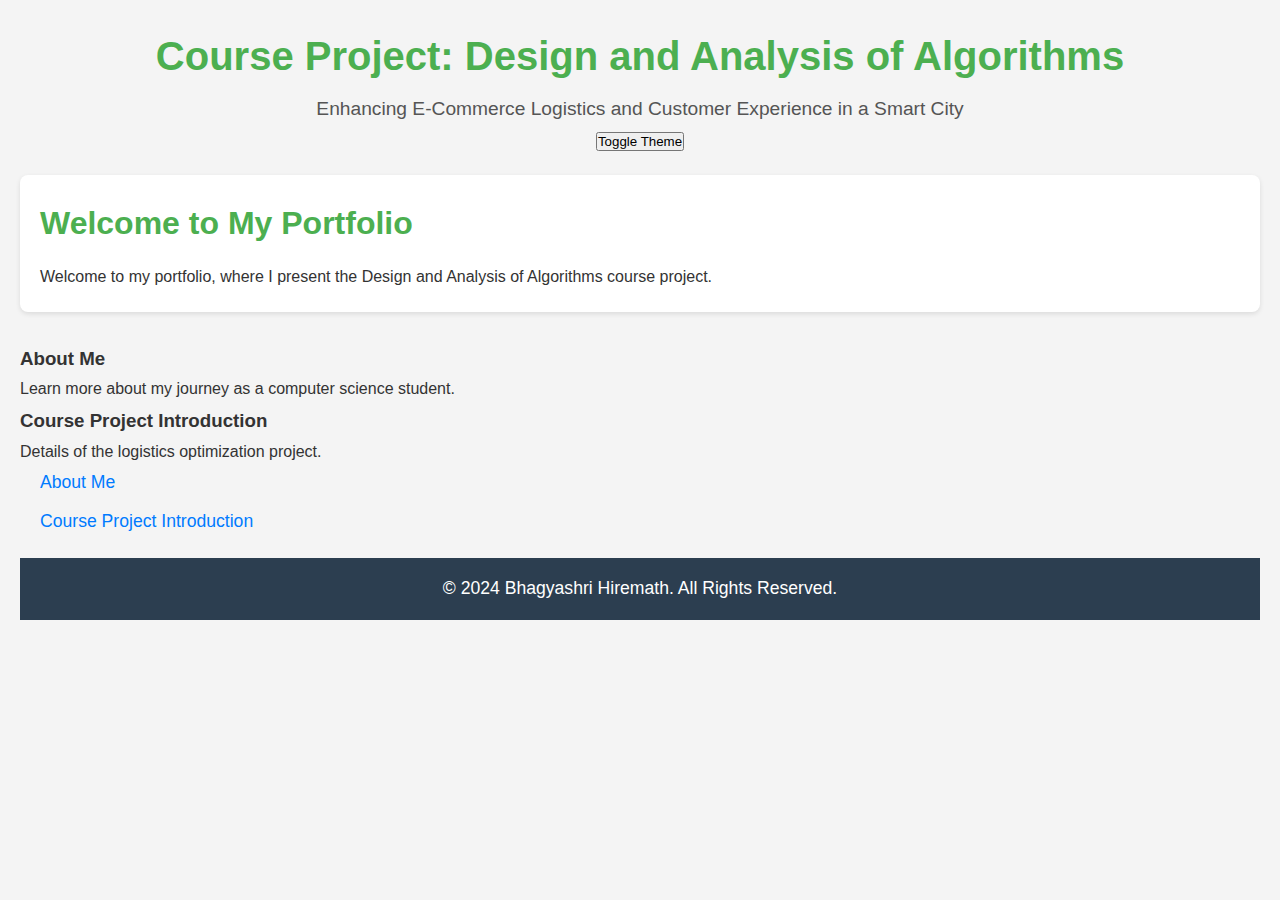
<file: Index.html>
<!DOCTYPE html>
<html lang="en">
<head>
    <meta charset="UTF-8">
    <meta name="viewport" content="width=device-width, initial-scale=1.0">
    <title>Course Project - Design and Analysis of Algorithms</title>
    <link rel="stylesheet" href="styles.css">
</head>
<body>
    <header>
        <div class="container">
            <h1>Course Project: Design and Analysis of Algorithms</h1>
            <p>Enhancing E-Commerce Logistics and Customer Experience in a Smart City</p>
            <button id="theme-toggle">Toggle Theme</button>
        </div>
    </header>

    <main>
        <!-- Content Sections -->
        <section class="welcome-section">
            <h2>Welcome to My Portfolio</h2>
            <p>Welcome to my portfolio, where I present the Design and Analysis of Algorithms course project.</p>
        </section>

        <div class="floating-container">
            <div class="floating-block">
                <h3>About Me</h3>
                <p>Learn more about my journey as a computer science student.</p>
            </div>
            <div class="floating-block">
                <h3>Course Project Introduction</h3>
                <p>Details of the logistics optimization project.</p>
            </div>
        </div>

        <nav class="navigation">
            <ul>
                <li><a href="about-me.md">About Me</a></li>
                <li><a href="course-project-introduction.md">Course Project Introduction</a></li>
            </ul>
        </nav>
    </main>

    <footer>
        <p>&copy; 2024 Bhagyashri Hiremath. All Rights Reserved.</p>
    </footer>

    <script>
        // Get the theme toggle button and apply the theme based on saved preference
        const themeToggleButton = document.getElementById('theme-toggle');
        const currentTheme = localStorage.getItem('theme') || 'light';
        document.body.setAttribute('data-theme', currentTheme);

        // Toggle between light and dark themes when the button is clicked
        themeToggleButton.addEventListener('click', () => {
            const newTheme = document.body.getAttribute('data-theme') === 'dark' ? 'light' : 'dark';
            document.body.setAttribute('data-theme', newTheme);
            localStorage.setItem('theme', newTheme); // Save the preference
        });
    </script>
</body>
</html>
</file>
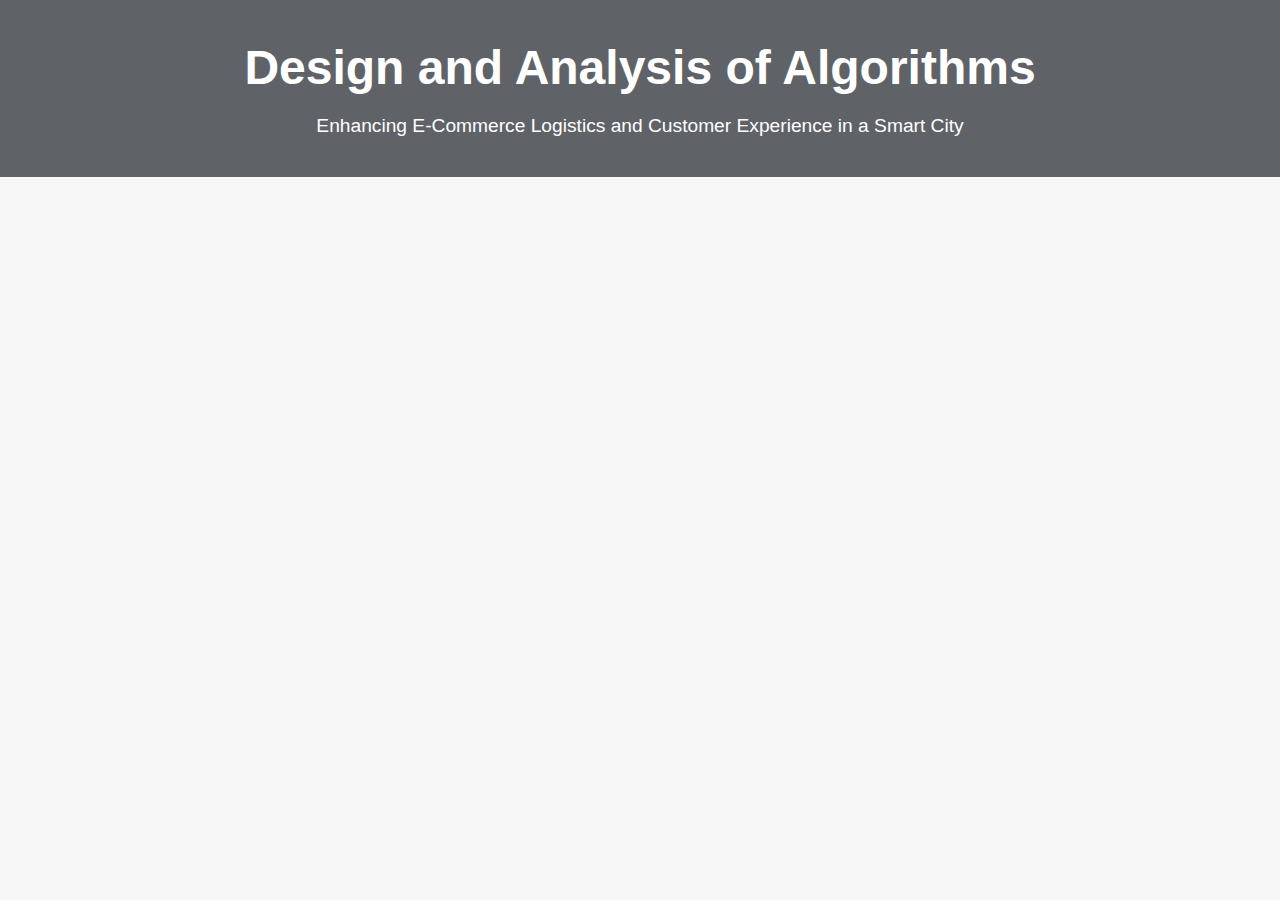
<file: index.html>
<!DOCTYPE html>
<html lang="en">
<head>
    <meta charset="UTF-8">
    <meta name="viewport" content="width=device-width, initial-scale=1.0">
    <title>Course Project - Design and Analysis of Algorithms</title>
    <style>
        /* Global Styles */
        body {
            font-family: Arial, sans-serif;
            margin: 0;
            padding: 0;
            background-color: #f7f7f7; /* Lighter background color */
            color: #333;
            animation: fadeIn 2s ease-in-out;
        }

        h1, h2, h3, p {
            margin: 0;
            padding: 10px 0;
        }

        a {
            color: #007acc; /* Lighter blue */
            text-decoration: none;
            transition: color 0.3s ease;
        }

        a:hover {
            color: #ff7043; /* Soft orange */
        }

        /* Header Styles */
        header {
            background-color: #5f6368; /* Lighter dark gray */
            color: white;
            text-align: center;
            padding: 30px;
            animation: slideIn 1s ease-out;
        }

        h1 {
            font-size: 3rem;
            animation: fadeInHeader 2s ease-in-out;
        }

        p {
            font-size: 1.2rem;
            animation: fadeInParagraph 2.5s ease-in-out;
        }

        /* Welcome Section */
        .welcome-section {
            padding: 30px;
            background-color: #ffffff;
            margin: 20px 0;
            border-radius: 8px;
            opacity: 0;
            animation: slideUp 1s ease-out forwards;
            animation-delay: 1s;
        }

        /* Floating Blocks */
        .floating-container {
            display: flex;
            justify-content: space-between;
            gap: 20px;
            margin-top: 30px;
            opacity: 0;
            animation: fadeInBlocks 2s ease-in-out forwards;
        }

        .floating-block {
            background-color: #f1f1f1; /* Lighter gray */
            padding: 20px;
            border-radius: 8px;
            box-shadow: 0 4px 8px rgba(0, 0, 0, 0.1);
            width: 22%;
            text-align: center;
            color: #333;
            transition: background-color 0.3s ease;
            opacity: 0;
            animation: floatUp 1s ease-out forwards;
        }

        .floating-block:hover {
            background-color: #ff7043; /* Soft orange */
        }

        .floating-block:nth-child(1) {
            animation-delay: 1.5s;
            background-color: #a3c4f3; /* Light blue */
        }

        .floating-block:nth-child(2) {
            animation-delay: 2s;
            background-color: #ffccbc; /* Light coral */
        }

        .floating-block:nth-child(3) {
            animation-delay: 2.5s;
            background-color: #b2ebf2; /* Light turquoise */
        }

        .floating-block:nth-child(4) {
            animation-delay: 3s;
            background-color: #fff59d; /* Light yellow */
        }

        /* Contact Section */
        .contact {
            padding: 30px;
            background-color: #ffffff;
            margin: 20px 0;
            border-radius: 8px;
            opacity: 0;
            animation: slideUp 1s ease-out forwards;
            animation-delay: 3.5s;
        }

        /* Footer */
        footer {
            text-align: center;
            padding: 10px;
            background-color: #5f6368; /* Lighter dark gray */
            color: white;
            margin-top: 30px;
            opacity: 0;
            animation: fadeInFooter 2s ease-in-out forwards;
        }

        /* Keyframe Animations */
        @keyframes fadeIn {
            0% { opacity: 0; }
            100% { opacity: 1; }
        }

        @keyframes fadeInHeader {
            0% { opacity: 0; }
            100% { opacity: 1; }
        }

        @keyframes fadeInParagraph {
            0% { opacity: 0; }
            100% { opacity: 1; }
        }

        @keyframes slideIn {
            0% { transform: translateY(-50px); opacity: 0; }
            100% { transform: translateY(0); opacity: 1; }
        }

        @keyframes slideUp {
            0% { transform: translateY(30px); opacity: 0; }
            100% { transform: translateY(0); opacity: 1; }
        }

        @keyframes fadeInBlocks {
            0% { opacity: 0; }
            100% { opacity: 1; }
        }

        @keyframes floatUp {
            0% { transform: translateY(30px); opacity: 0; }
            100% { transform: translateY(0); opacity: 1; }
        }

        @keyframes fadeInFooter {
            0% { opacity: 0; }
            100% { opacity: 1; }
        }
    </style>
</head>
<body>
    <header>
        <div class="container">
            <h1>Design and Analysis of Algorithms</h1>
            <p>Enhancing E-Commerce Logistics and Customer Experience in a Smart City</p>
        </div>
    </header>

    <main>
        <!-- Welcome Section -->
        <section class="welcome-section">
            <h2>Welcome to My Portfolio</h2>
            <p>Welcome to my portfolio, where I present the Design and Analysis of Algorithms course project. This project focuses on solving real-world challenges in the e-commerce logistics sector within a smart city context using various algorithms.</p>
        </section>

        <!-- Floating Blocks using Flexbox -->
        <div class="floating-container">
            <div class="floating-block">
                <h3><a href="./About me.html">About Me</a></h3>
                <p>Learn more about my journey and background as a computer science student.</p>
            </div>
            <div class="floating-block">
                <h3><a href="./Introduction to the Course.html">Course Introduction</a></h3>
                <p>Learn about the core concepts and objectives of this course.</p>
            </div>
            <div class="floating-block">
                <h3><a href="./Course Project Introduction.html">Course Project Introduction</a></h3>
                <p>Details of the project focusing on logistics optimization in a smart city.</p>
            </div>
            <div class="floating-block">
                <h3><a href="./Course Project Reflections.html">Course Learning Reflections</a></h3>
                <p>Reflections on what I’ve learned and how this course has shaped my skills.</p>
            </div>
        </div>

        <!-- Contact Section -->
        <section class="contact">
            <h2>Contact</h2>
            <p>If you have any questions or would like to get in touch, feel free to reach out via my <a href="mailto:your-email@example.com">email</a>.</p>
        </section>
    </main>

    <footer>
        <p>&copy; 2024 Bhagyashri Hiremath. All Rights Reserved.</p>
    </footer>
</body>
</html>
</file>
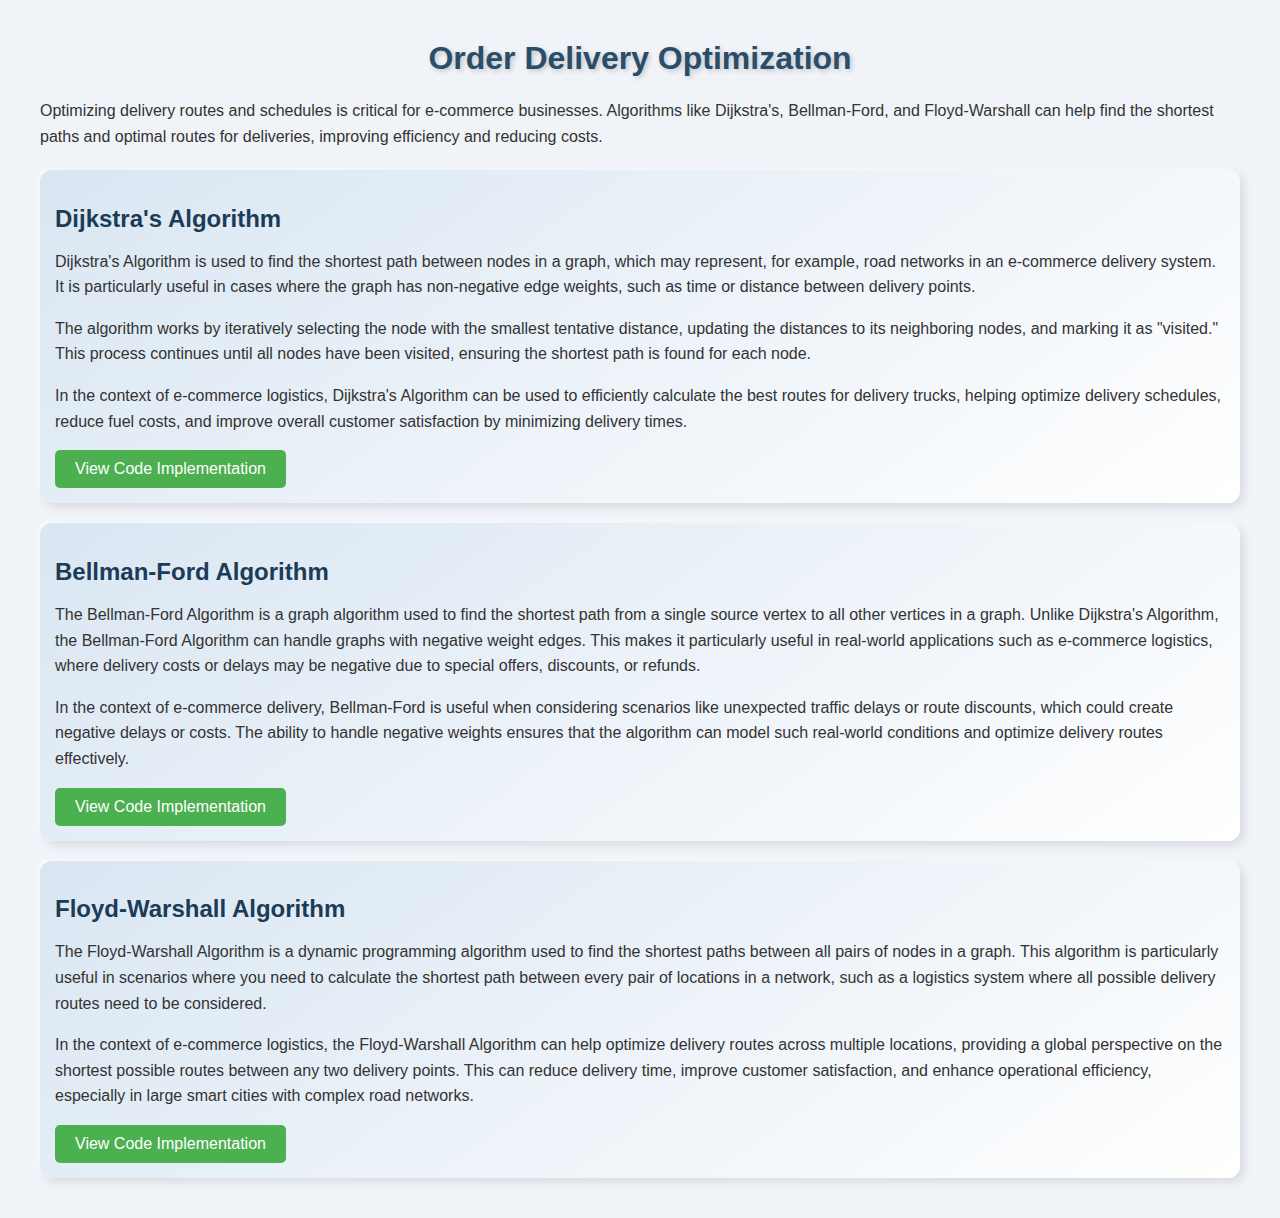
<file: Case 1.html>
<!DOCTYPE html>
<html lang="en">
<head>
    <meta charset="UTF-8">
    <meta name="viewport" content="width=device-width, initial-scale=1.0">
    <title>Order Delivery Optimization</title>
    <style>
        body {
            font-family: Arial, sans-serif;
            margin: 40px;
            background-color: #f0f4f8;
        }
        h1 {
            text-align: center;
            color: #2a4d69;
            text-shadow: 2px 2px 5px rgba(0, 0, 0, 0.2);
        }
        .algorithm {
            margin: 20px 0;
            padding: 15px;
            background: linear-gradient(145deg, #d9e6f2, #ffffff);
            border-radius: 12px;
            box-shadow: 4px 4px 10px rgba(0, 0, 0, 0.1), -2px -2px 5px rgba(255, 255, 255, 0.7);
            transition: transform 0.3s ease, background-color 0.3s ease;
        }
        .algorithm:hover {
            transform: scale(1.02);
            background: linear-gradient(145deg, #e6eef7, #ffffff);
        }
        h2 {
            color: #1c3b57;
            margin-bottom: 10px;
        }
        p {
            font-size: 16px;
            color: #333333;
            line-height: 1.6;
        }
        .button {
            background-color: #4caf50;
            color: #fff;
            padding: 10px 20px;
            border: none;
            cursor: pointer;
            border-radius: 5px;
            text-decoration: none;
            font-size: 16px;
            display: inline-block;
            transition: background-color 0.3s ease, transform 0.2s ease;
        }
        .button:hover {
            background-color: #45a049;
            transform: translateY(-3px);
        }
        #dijkstra, #bellman, #floyd {
            display: none;
            margin-top: 10px;
            padding: 10px;
            background-color: #eef6fa;
            border-left: 4px solid #4caf50;
            animation: fadeIn 0.5s ease;
            border-radius: 5px;
        }
        @keyframes fadeIn {
            from {
                opacity: 0;
            }
            to {
                opacity: 1;
            }
        }
    </style>
</head>
<body>
    <h1>Order Delivery Optimization</h1>
    <p>Optimizing delivery routes and schedules is critical for e-commerce businesses. Algorithms like Dijkstra's, Bellman-Ford, and Floyd-Warshall can help find the shortest paths and optimal routes for deliveries, improving efficiency and reducing costs.</p>
    
    <div class="algorithm">
        <h2>Dijkstra's Algorithm</h2>
        <p>Dijkstra's Algorithm is used to find the shortest path between nodes in a graph, which may represent, for example, road networks in an e-commerce delivery system. It is particularly useful in cases where the graph has non-negative edge weights, such as time or distance between delivery points.</p>
        
        <p>The algorithm works by iteratively selecting the node with the smallest tentative distance, updating the distances to its neighboring nodes, and marking it as "visited." This process continues until all nodes have been visited, ensuring the shortest path is found for each node.</p>
        
        <p>In the context of e-commerce logistics, Dijkstra's Algorithm can be used to efficiently calculate the best routes for delivery trucks, helping optimize delivery schedules, reduce fuel costs, and improve overall customer satisfaction by minimizing delivery times.</p>
        
        <a href="javascript:void(0);" class="button" onclick="viewCode('dijkstra')">View Code Implementation</a>
        
        <div id="dijkstra">
            <a href="https://raw.githubusercontent.com/bhagya518/E-portfolio/main/Dijkstra's%20Algorithm.cpp" target="_blank">Click here to view Dijkstra's Algorithm Code</a>
        </div>
    </div>

    <div class="algorithm">
        <h2>Bellman-Ford Algorithm</h2>
        <p>The Bellman-Ford Algorithm is a graph algorithm used to find the shortest path from a single source vertex to all other vertices in a graph. Unlike Dijkstra's Algorithm, the Bellman-Ford Algorithm can handle graphs with negative weight edges. This makes it particularly useful in real-world applications such as e-commerce logistics, where delivery costs or delays may be negative due to special offers, discounts, or refunds.</p>
        
        <p>In the context of e-commerce delivery, Bellman-Ford is useful when considering scenarios like unexpected traffic delays or route discounts, which could create negative delays or costs. The ability to handle negative weights ensures that the algorithm can model such real-world conditions and optimize delivery routes effectively.</p>
        
        <a href="javascript:void(0);" class="button" onclick="viewCode('bellman')">View Code Implementation</a>
        
        <div id="bellman">
            <a href="https://raw.githubusercontent.com/bhagya518/E-portfolio/main/Bellman-ford's%20Algorithm.cpp" target="_blank">Click here to view Bellman-Ford Algorithm Code</a>
        </div>
    </div>

    <div class="algorithm">
        <h2>Floyd-Warshall Algorithm</h2>
        <p>The Floyd-Warshall Algorithm is a dynamic programming algorithm used to find the shortest paths between all pairs of nodes in a graph. This algorithm is particularly useful in scenarios where you need to calculate the shortest path between every pair of locations in a network, such as a logistics system where all possible delivery routes need to be considered.</p>
        
        <p>In the context of e-commerce logistics, the Floyd-Warshall Algorithm can help optimize delivery routes across multiple locations, providing a global perspective on the shortest possible routes between any two delivery points. This can reduce delivery time, improve customer satisfaction, and enhance operational efficiency, especially in large smart cities with complex road networks.</p>
        
        <a href="javascript:void(0);" class="button" onclick="viewCode('floyd')">View Code Implementation</a>
        
        <div id="floyd">
            <a href="https://raw.githubusercontent.com/bhagya518/E-portfolio/main/Floyd's%20Algorithm.cpp" target="_blank">Click here to view Floyd-Warshall Algorithm Code</a>
        </div>
    </div>
    <script>
        function viewCode(algorithm) {
            var element = document.getElementById(algorithm);
            if (element.style.display === "none") {
                element.style.display = "block";
            } else {
                element.style.display = "none";
            }
        }
    </script>
</body>
</html>
</file>
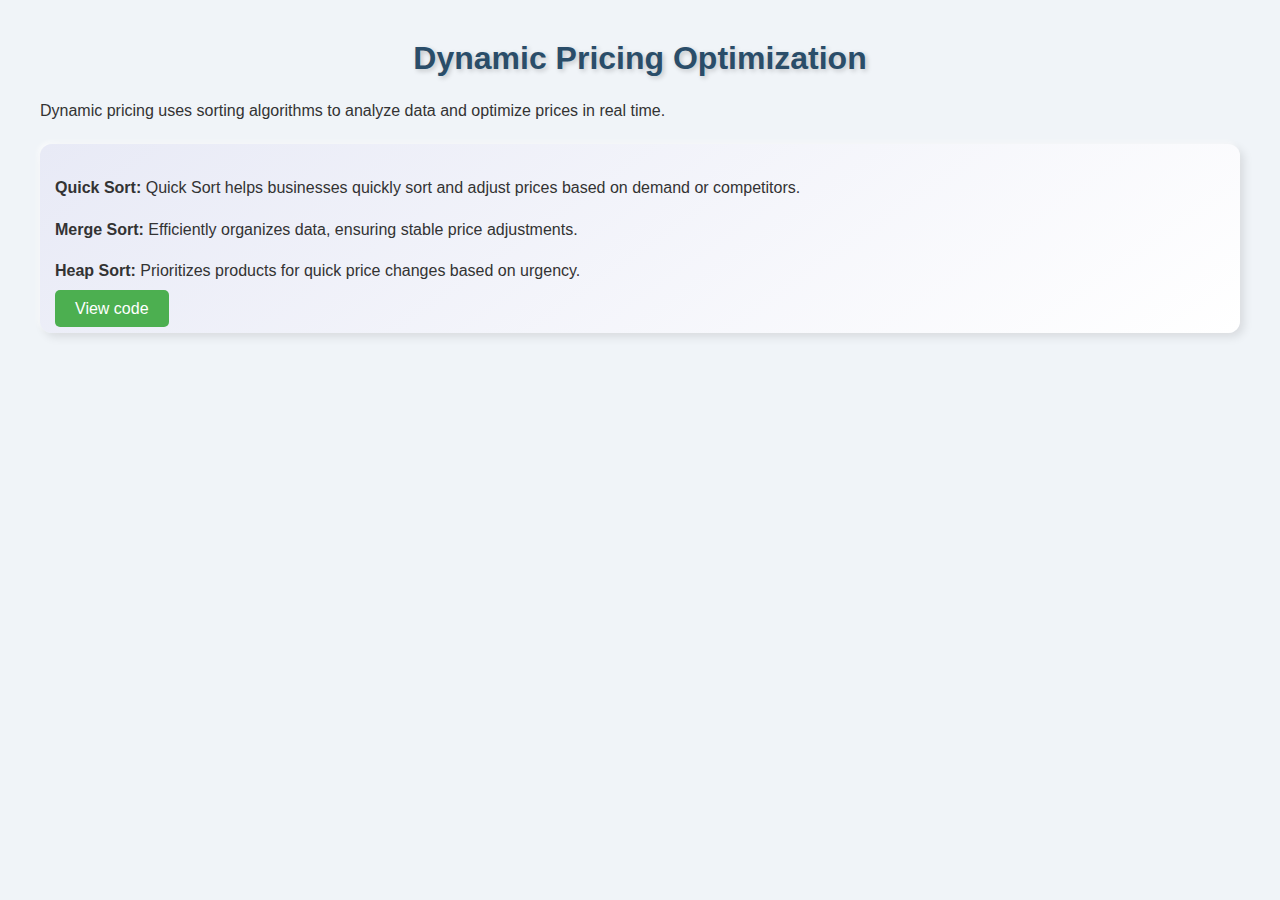
<file: Case 2.html>
<!DOCTYPE html>
<html lang="en">
<head>
    <meta charset="UTF-8">
    <meta name="viewport" content="width=device-width, initial-scale=1.0">
    <title>Dynamic Pricing Optimization</title>
    <style>
        body {
            font-family: Arial, sans-serif;
            margin: 40px;
            background-color: #f0f4f8;
        }
        h1 {
            text-align: center;
            color: #2a4d69;
            text-shadow: 2px 2px 5px rgba(0, 0, 0, 0.2);
        }
        .algorithm {
            margin: 20px 0;
            padding: 15px;
            background: linear-gradient(145deg, #e8eaf6, #ffffff);
            border-radius: 12px;
            box-shadow: 4px 4px 10px rgba(0, 0, 0, 0.1), -2px -2px 5px rgba(255, 255, 255, 0.7);
            transition: transform 0.3s ease, background-color 0.3s ease;
        }
        .algorithm:hover {
            transform: scale(1.03);
            background: linear-gradient(145deg, #d7d9e1, #ffffff);
        }
        h2 {
            color: #1c3b57;
        }
        p {
            font-size: 16px;
            color: #333333;
            line-height: 1.6;
        }
        .button {
            background-color: #4caf50;
            color: #fff;
            padding: 10px 20px;
            border: none;
            cursor: pointer;
            border-radius: 5px;
            text-decoration: none;
            font-size: 16px;
            transition: background-color 0.3s ease, transform 0.3s ease;
        }
        .button:hover {
            background-color: #3e8e41;
            transform: translateY(-3px);
        }
    </style>
</head>
<body>
    <h1>Dynamic Pricing Optimization</h1>
    <p>Dynamic pricing uses sorting algorithms to analyze data and optimize prices in real time.</p>

    <div class="algorithm">
        <p><strong>Quick Sort:</strong> Quick Sort helps businesses quickly sort and adjust prices based on demand or competitors.</p>
        <p><strong>Merge Sort:</strong> Efficiently organizes data, ensuring stable price adjustments.</p>
        <p><strong>Heap Sort:</strong> Prioritizes products for quick price changes based on urgency.</p>
        
        <!-- Button to directly link to the Heap Sort code -->
        <a href="https://raw.githubusercontent.com/bhagya518/E-portfolio/main/Business2.cpp" target="_blank" class="button">View code</a>
    </div>

</body>
</html>
</file>
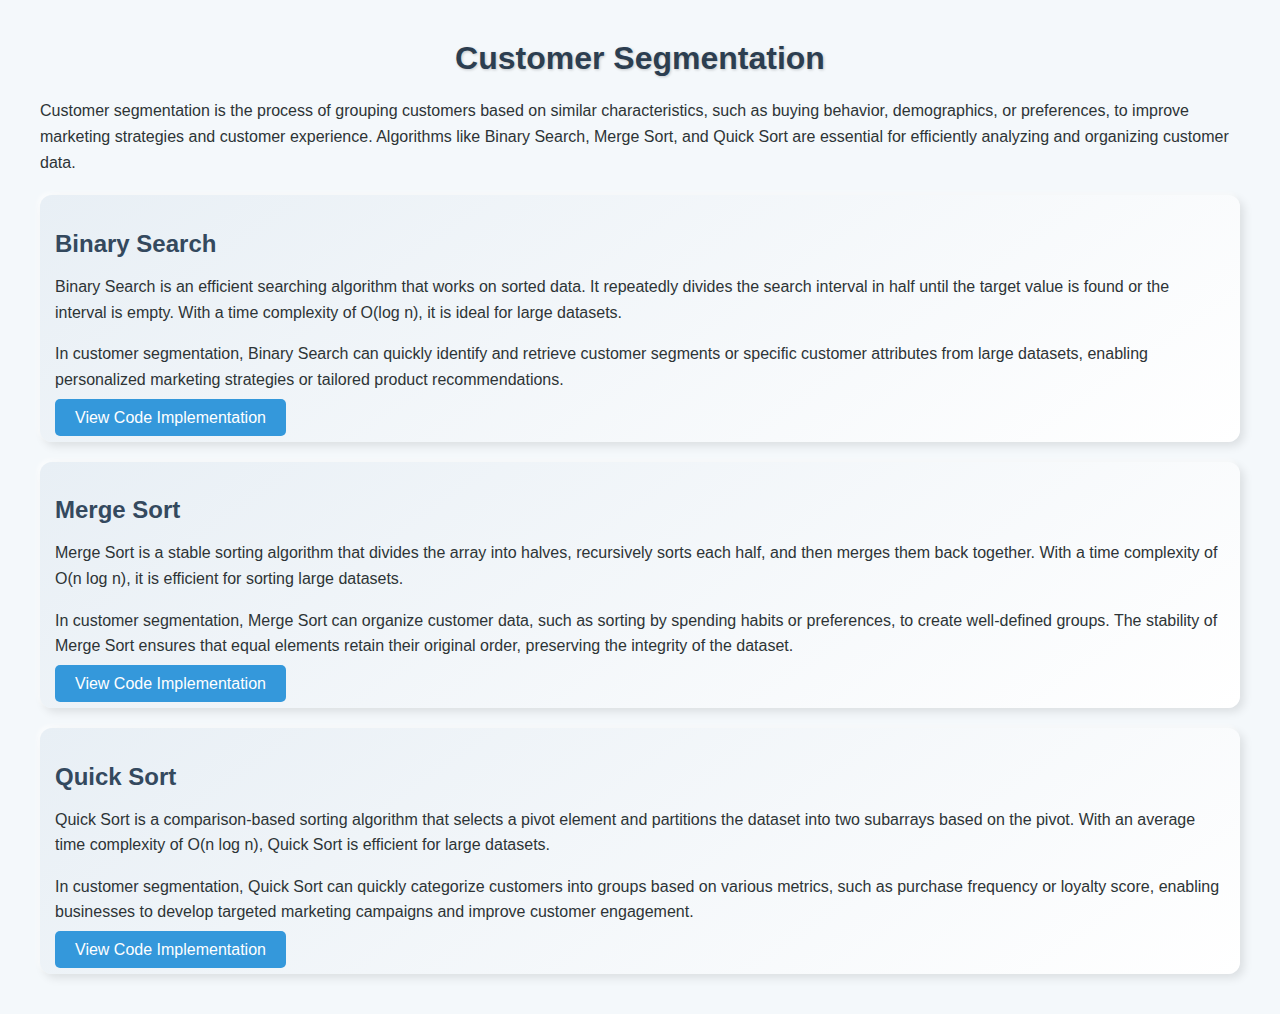
<file: Case 3.html>
<!DOCTYPE html>
<html lang="en">
<head>
    <meta charset="UTF-8">
    <meta name="viewport" content="width=device-width, initial-scale=1.0">
    <title>Customer Segmentation</title>
    <style>
        body {
            font-family: Arial, sans-serif;
            margin: 40px;
            background-color: #f4f8fb;
        }
        h1 {
            text-align: center;
            color: #2c3e50;
            text-shadow: 1px 1px 3px rgba(0, 0, 0, 0.2);
        }
        .algorithm {
            margin: 20px 0;
            padding: 15px;
            background: linear-gradient(145deg, #e8eff5, #ffffff);
            border-radius: 12px;
            box-shadow: 4px 4px 10px rgba(0, 0, 0, 0.1), -2px -2px 5px rgba(255, 255, 255, 0.8);
            transition: transform 0.3s ease, background-color 0.3s ease;
        }
        .algorithm:hover {
            transform: scale(1.03);
            background: linear-gradient(145deg, #d6e1ed, #ffffff);
        }
        h2 {
            color: #34495e;
            margin-bottom: 10px;
        }
        p {
            font-size: 16px;
            color: #2d3436;
            line-height: 1.6;
        }
        .button {
            background-color: #3498db;
            color: #fff;
            padding: 10px 20px;
            border: none;
            cursor: pointer;
            border-radius: 5px;
            text-decoration: none;
            font-size: 16px;
            transition: background-color 0.3s ease, transform 0.3s ease;
        }
        .button:hover {
            background-color: #2e86c1;
            transform: translateY(-3px);
        }
        #binarySearch, #mergeSort, #quickSort {
            margin-top: 10px;
            padding: 10px;
            background: #d1f0f6;
            border-radius: 5px;
            box-shadow: inset 0 1px 3px rgba(0, 0, 0, 0.2);
            display: none;
        }
    </style>
</head>
<body>
    <h1>Customer Segmentation</h1>
    <p>Customer segmentation is the process of grouping customers based on similar characteristics, such as buying behavior, demographics, or preferences, to improve marketing strategies and customer experience. Algorithms like Binary Search, Merge Sort, and Quick Sort are essential for efficiently analyzing and organizing customer data.</p>

    <div class="algorithm">
        <h2>Binary Search</h2>
        <p>Binary Search is an efficient searching algorithm that works on sorted data. It repeatedly divides the search interval in half until the target value is found or the interval is empty. With a time complexity of O(log n), it is ideal for large datasets.</p>
        
        <p>In customer segmentation, Binary Search can quickly identify and retrieve customer segments or specific customer attributes from large datasets, enabling personalized marketing strategies or tailored product recommendations.</p>
        
        <a href="javascript:void(0);" class="button" onclick="viewCode('binarySearch')">View Code Implementation</a>
        
        <div id="binarySearch">
            <a href="https://raw.githubusercontent.com/bhagya518/E-portfolio/main/Binary%20Search.cpp" target="_blank">Click here to view Binary Search Code</a>
        </div>
    </div>

    <div class="algorithm">
        <h2>Merge Sort</h2>
        <p>Merge Sort is a stable sorting algorithm that divides the array into halves, recursively sorts each half, and then merges them back together. With a time complexity of O(n log n), it is efficient for sorting large datasets.</p>
        
        <p>In customer segmentation, Merge Sort can organize customer data, such as sorting by spending habits or preferences, to create well-defined groups. The stability of Merge Sort ensures that equal elements retain their original order, preserving the integrity of the dataset.</p>
        
        <a href="javascript:void(0);" class="button" onclick="viewCode('mergeSort')">View Code Implementation</a>
        
        <div id="mergeSort">
            <a href="https://raw.githubusercontent.com/bhagya518/E-portfolio/main/Merge%20Sort.cpp" target="_blank">Click here to view Merge Sort Code</a>
        </div>
    </div>

    <div class="algorithm">
        <h2>Quick Sort</h2>
        <p>Quick Sort is a comparison-based sorting algorithm that selects a pivot element and partitions the dataset into two subarrays based on the pivot. With an average time complexity of O(n log n), Quick Sort is efficient for large datasets.</p>
        
        <p>In customer segmentation, Quick Sort can quickly categorize customers into groups based on various metrics, such as purchase frequency or loyalty score, enabling businesses to develop targeted marketing campaigns and improve customer engagement.</p>
        
        <a href="javascript:void(0);" class="button" onclick="viewCode('quickSort')">View Code Implementation</a>
        
        <div id="quickSort">
            <a href="https://raw.githubusercontent.com/bhagya518/E-portfolio/main/Quick%20Sort.cpp" target="_blank">Click here to view Quick Sort Code</a>
        </div>
    </div>

    <script>
        function viewCode(algorithm) {
            const element = document.getElementById(algorithm);
            element.style.display = element.style.display === "none" ? "block" : "none";
        }
    </script>
</body>
</html>
</file>
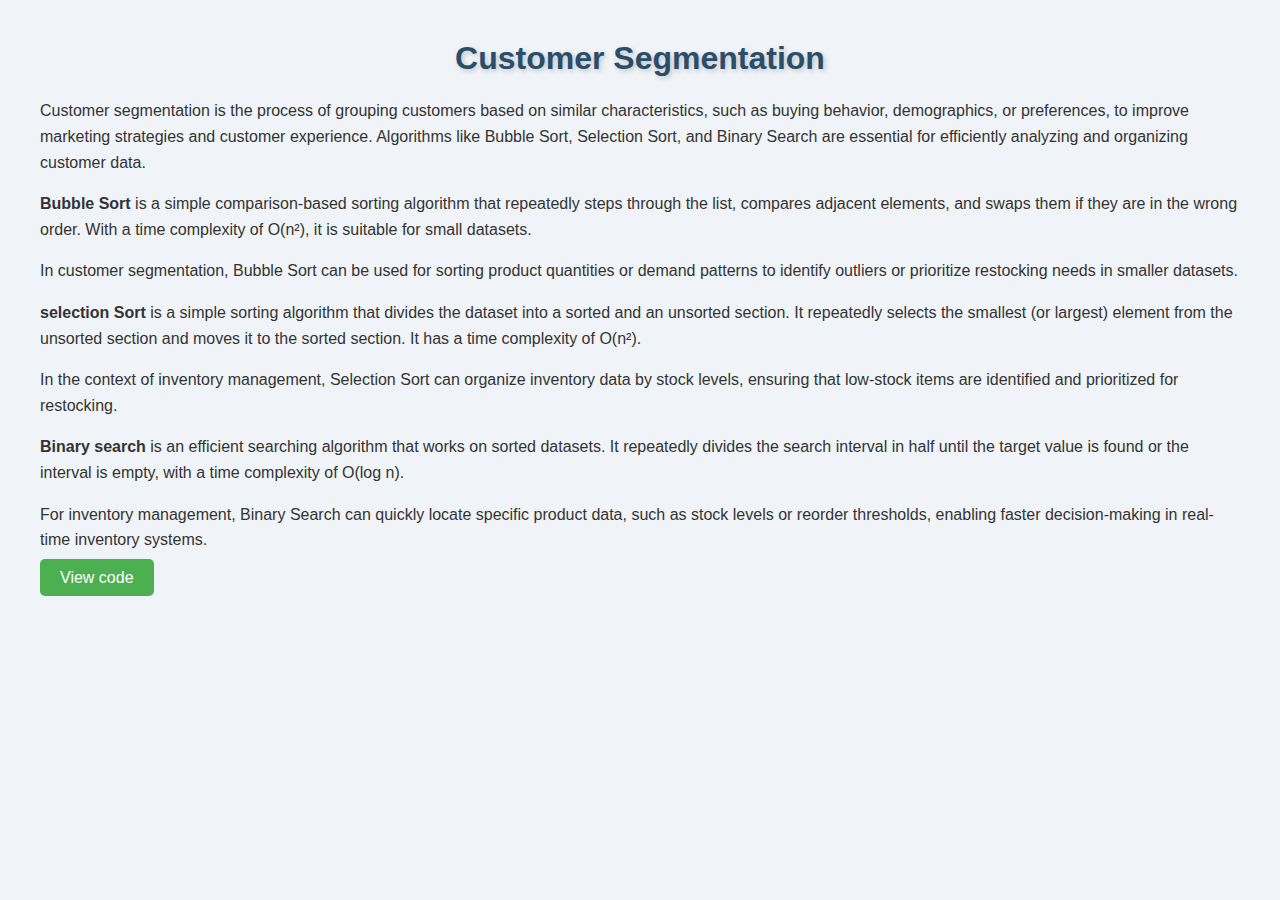
<file: Case 4.html>
<!DOCTYPE html>
<html lang="en">
<head>
    <meta charset="UTF-8">
    <meta name="viewport" content="width=device-width, initial-scale=1.0">
    <title>Dynamic Pricing Optimization</title>  
    <style>
        body {
            font-family: Arial, sans-serif;
            margin: 40px;
            background-color: #f0f4f8;
        }
        h1 {
            text-align: center;
            color: #2a4d69;
            text-shadow: 2px 2px 5px rgba(0, 0, 0, 0.2);
        }
        .algorithm {
            margin: 20px 0;
            padding: 15px;
            background: linear-gradient(145deg, #e8eaf6, #ffffff);
            border-radius: 12px;
            box-shadow: 4px 4px 10px rgba(0, 0, 0, 0.1), -2px -2px 5px rgba(255, 255, 255, 0.7);
            transition: transform 0.3s ease, background-color 0.3s ease;
        }
        .algorithm:hover {
            transform: scale(1.03);
            background: linear-gradient(145deg, #d7d9e1, #ffffff);
        }
        h2 {
            color: #1c3b57;
        }
        p {
            font-size: 16px;
            color: #333333;
            line-height: 1.6;
        }
        .button {
            background-color: #4caf50;
            color: #fff;
            padding: 10px 20px;
            border: none;
            cursor: pointer;
            border-radius: 5px;
            text-decoration: none;
            font-size: 16px;
            transition: background-color 0.3s ease, transform 0.3s ease;
        }
        .button:hover {
            background-color: #3e8e41;
            transform: translateY(-3px);
        }
    </style>
</head>
<body>
    <h1>Customer Segmentation</h1>
    <p>Customer segmentation is the process of grouping customers based on similar characteristics, such as buying behavior, demographics, or preferences, to improve marketing strategies and customer experience. Algorithms like Bubble Sort, Selection Sort, and Binary Search are essential for efficiently analyzing and organizing customer data.</p>

        <p><strong>Bubble Sort</strong> is a simple comparison-based sorting algorithm that repeatedly steps through the list, compares adjacent elements, and swaps them if they are in the wrong order. With a time complexity of O(n²), it is suitable for small datasets.</p>
        
        <p>In customer segmentation, Bubble Sort can be used for sorting product quantities or demand patterns to identify outliers or prioritize restocking needs in smaller datasets.</p>
        
        

      <p><strong>selection Sort</strong> is a simple sorting algorithm that divides the dataset into a sorted and an unsorted section. It repeatedly selects the smallest (or largest) element from the unsorted section and moves it to the sorted section. It has a time complexity of O(n²).</p>
        
        <p>In the context of inventory management, Selection Sort can organize inventory data by stock levels, ensuring that low-stock items are identified and prioritized for restocking.</p>
    </div>

   <p><strong>Binary search</strong> is an efficient searching algorithm that works on sorted datasets. It repeatedly divides the search interval in half until the target value is found or the interval is empty, with a time complexity of O(log n).</p>
        
        <p>For inventory management, Binary Search can quickly locate specific product data, such as stock levels or reorder thresholds, enabling faster decision-making in real-time inventory systems.</p>
    </div>
        <a href="https://raw.githubusercontent.com/bhagya518/E-portfolio/main/business4.cpp" target="_blank" class="button">View code</a>
    </div>
</body>
</html>
</file>
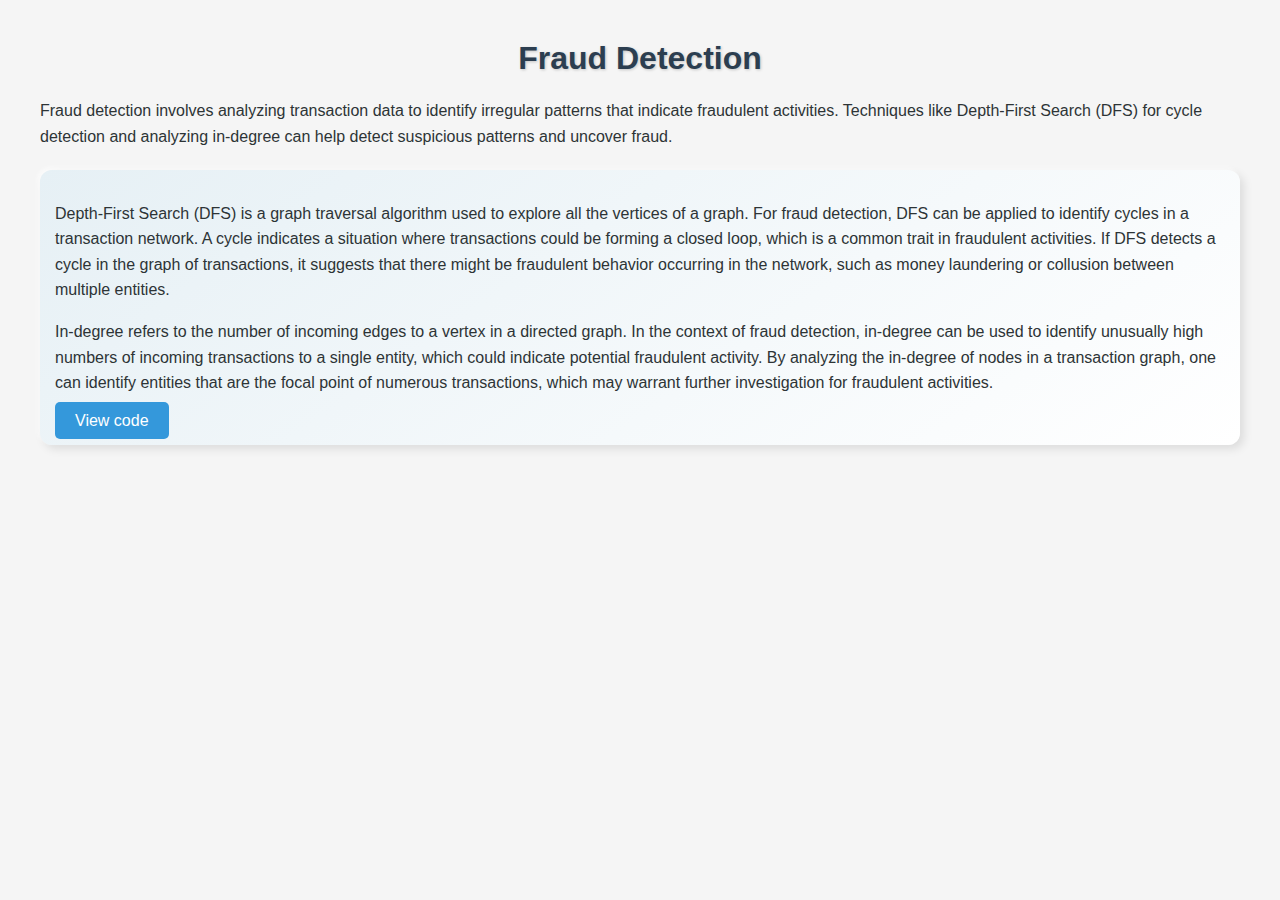
<file: Case 5.html>
<!DOCTYPE html>
<html lang="en">
<head>
    <meta charset="UTF-8">
    <meta name="viewport" content="width=device-width, initial-scale=1.0">
    <title>Fraud Detection</title>
    <style>
        body {
            font-family: Arial, sans-serif;
            margin: 40px;
            background-color: #f5f5f5;
        }
        h1 {
            text-align: center;
            color: #2c3e50;
            text-shadow: 1px 1px 3px rgba(0, 0, 0, 0.2);
        }
        .algorithm {
            margin: 20px 0;
            padding: 15px;
            background: linear-gradient(145deg, #e6f0f5, #ffffff);
            border-radius: 12px;
            box-shadow: 4px 4px 10px rgba(0, 0, 0, 0.1), -2px -2px 5px rgba(255, 255, 255, 0.8);
            transition: transform 0.3s ease, background-color 0.3s ease;
        }
        .algorithm:hover {
            transform: scale(1.03);
            background: linear-gradient(145deg, #d6e9f5, #ffffff);
        }
        h2 {
            color: #34495e;
            margin-bottom: 10px;
        }
        p {
            font-size: 16px;
            color: #2d3436;
            line-height: 1.6;
        }
        .button {
            background-color: #3498db;
            color: #fff;
            padding: 10px 20px;
            border: none;
            cursor: pointer;
            border-radius: 5px;
            text-decoration: none;
            font-size: 16px;
            transition: background-color 0.3s ease, transform 0.3s ease;
        }
        .button:hover {
            background-color: #2e86c1;
            transform: translateY(-3px);
        }
        #prims, #kruskals, #floydWarshall {
            margin-top: 10px;
            padding: 10px;
            background: #e0f7fa;
            border-radius: 5px;
            box-shadow: inset 0 1px 3px rgba(0, 0, 0, 0.2);
            display: none;
        }
    </style>
</head>
<body>
   <h1>Fraud Detection</h1>
   <p>Fraud detection involves analyzing transaction data to identify irregular patterns that indicate fraudulent activities. Techniques like Depth-First Search (DFS) for cycle detection and analyzing in-degree can help detect suspicious patterns and uncover fraud.</p>

   <div class="algorithm">
      <p>Depth-First Search (DFS) is a graph traversal algorithm used to explore all the vertices of a graph. For fraud detection, DFS can be applied to identify cycles in a transaction network. A cycle indicates a situation where transactions could be forming a closed loop, which is a common trait in fraudulent activities. If DFS detects a cycle in the graph of transactions, it suggests that there might be fraudulent behavior occurring in the network, such as money laundering or collusion between multiple entities.</p>

      <p>In-degree refers to the number of incoming edges to a vertex in a directed graph. In the context of fraud detection, in-degree can be used to identify unusually high numbers of incoming transactions to a single entity, which could indicate potential fraudulent activity. By analyzing the in-degree of nodes in a transaction graph, one can identify entities that are the focal point of numerous transactions, which may warrant further investigation for fraudulent activities.</p>

      <a href="https://raw.githubusercontent.com/bhagya518/E-portfolio/main/business5.cpp" target="_blank" class="button">View code</a>
   </div>

   <script>
      function viewCode(algorithm) {
          const element = document.getElementById(algorithm);
          element.style.display = element.style.display === "none" ? "block" : "none";
      }
   </script>
</body>
</html>
</file>
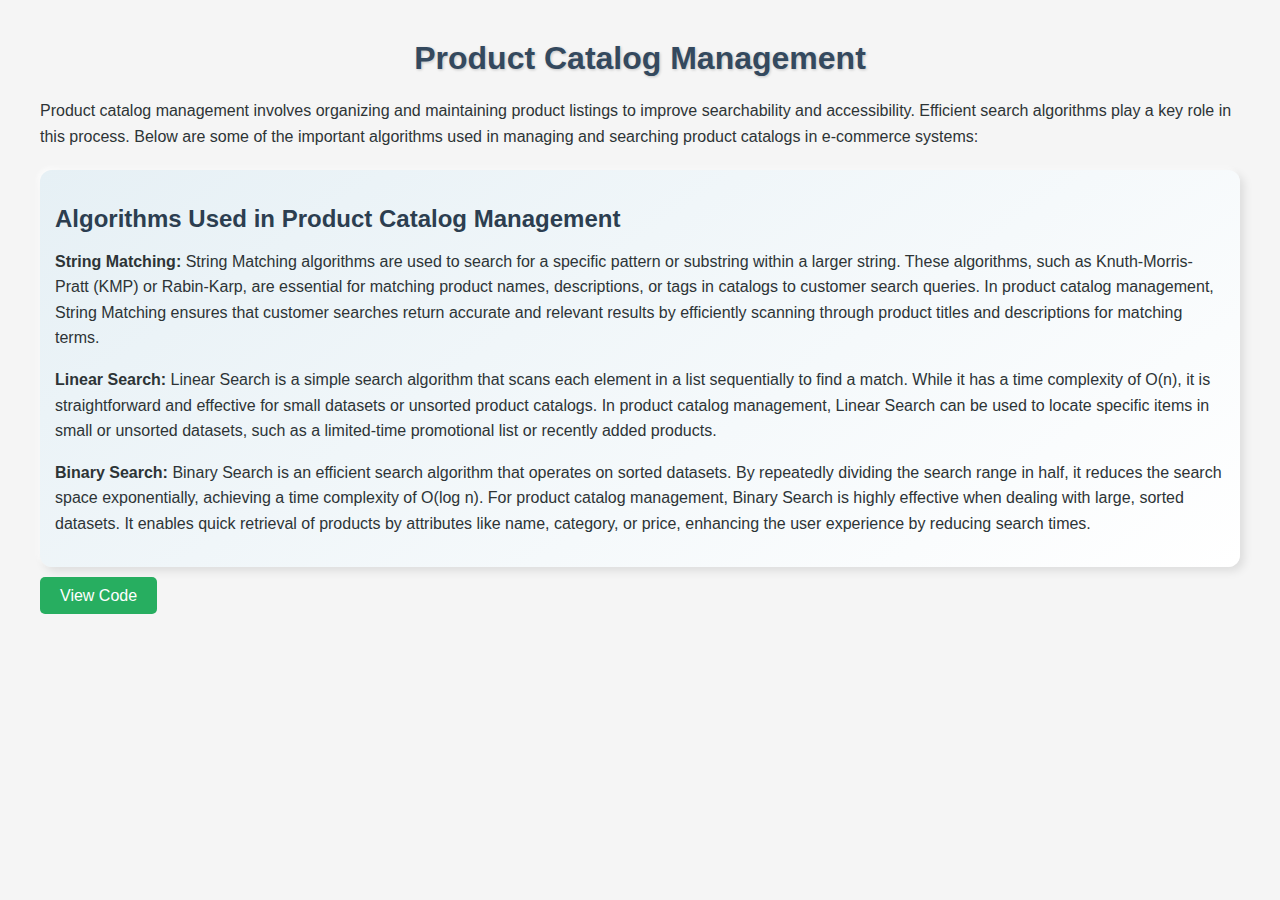
<file: Case 6.html>
<!DOCTYPE html>
<html lang="en">
<head>
    <meta charset="UTF-8">
    <meta name="viewport" content="width=device-width, initial-scale=1.0">
    <title>Product Catalog Management</title>
    <style>
        body {
            font-family: Arial, sans-serif;
            margin: 40px;
            background-color: #f5f5f5;
        }
        h1 {
            text-align: center;
            color: #34495e;
            text-shadow: 1px 1px 3px rgba(0, 0, 0, 0.2);
        }
        .algorithm {
            margin: 20px 0;
            padding: 15px;
            background: linear-gradient(145deg, #e6f0f5, #ffffff);
            border-radius: 12px;
            box-shadow: 4px 4px 10px rgba(0, 0, 0, 0.1), -2px -2px 5px rgba(255, 255, 255, 0.8);
            transition: transform 0.3s ease, background-color 0.3s ease;
        }
        .algorithm:hover {
            transform: scale(1.03);
            background: linear-gradient(145deg, #d6e9f5, #ffffff);
        }
        h2 {
            color: #2c3e50;
            margin-bottom: 10px;
        }
        p {
            font-size: 16px;
            color: #2d3436;
            line-height: 1.6;
        }
        .button {
            background-color: #27ae60;
            color: #fff;
            padding: 10px 20px;
            border: none;
            cursor: pointer;
            border-radius: 5px;
            text-decoration: none;
            font-size: 16px;
            transition: background-color 0.3s ease, transform 0.3s ease;
        }
        .button:hover {
            background-color: #219150;
            transform: translateY(-3px);
        }
        #stringMatch, #linearSearch, #binarySearch {
            margin-top: 10px;
            padding: 10px;
            background: #e8f8f5;
            border-radius: 5px;
            box-shadow: inset 0 1px 3px rgba(0, 0, 0, 0.2);
            display: none;
        }
    </style>
</head>
<body>
    <h1>Product Catalog Management</h1>
    <p>Product catalog management involves organizing and maintaining product listings to improve searchability and accessibility. Efficient search algorithms play a key role in this process. Below are some of the important algorithms used in managing and searching product catalogs in e-commerce systems:</p>

    <div class="algorithm">
        <h2>Algorithms Used in Product Catalog Management</h2>
        <p><strong>String Matching:</strong> String Matching algorithms are used to search for a specific pattern or substring within a larger string. These algorithms, such as Knuth-Morris-Pratt (KMP) or Rabin-Karp, are essential for matching product names, descriptions, or tags in catalogs to customer search queries. In product catalog management, String Matching ensures that customer searches return accurate and relevant results by efficiently scanning through product titles and descriptions for matching terms.</p>
        
        <p><strong>Linear Search:</strong> Linear Search is a simple search algorithm that scans each element in a list sequentially to find a match. While it has a time complexity of O(n), it is straightforward and effective for small datasets or unsorted product catalogs. In product catalog management, Linear Search can be used to locate specific items in small or unsorted datasets, such as a limited-time promotional list or recently added products.</p>
        
        <p><strong>Binary Search:</strong> Binary Search is an efficient search algorithm that operates on sorted datasets. By repeatedly dividing the search range in half, it reduces the search space exponentially, achieving a time complexity of O(log n). For product catalog management, Binary Search is highly effective when dealing with large, sorted datasets. It enables quick retrieval of products by attributes like name, category, or price, enhancing the user experience by reducing search times.</p>
    </div>

    <a href="https://raw.githubusercontent.com/bhagya518/E-portfolio/main/business6.cpp" target="_blank" class="button">View Code</a>

    <script>
        function viewCode(algorithm) {
            const element = document.getElementById(algorithm);
            element.style.display = element.style.display === "none" ? "block" : "none";
        }
    </script>
</body>
</html>
</file>
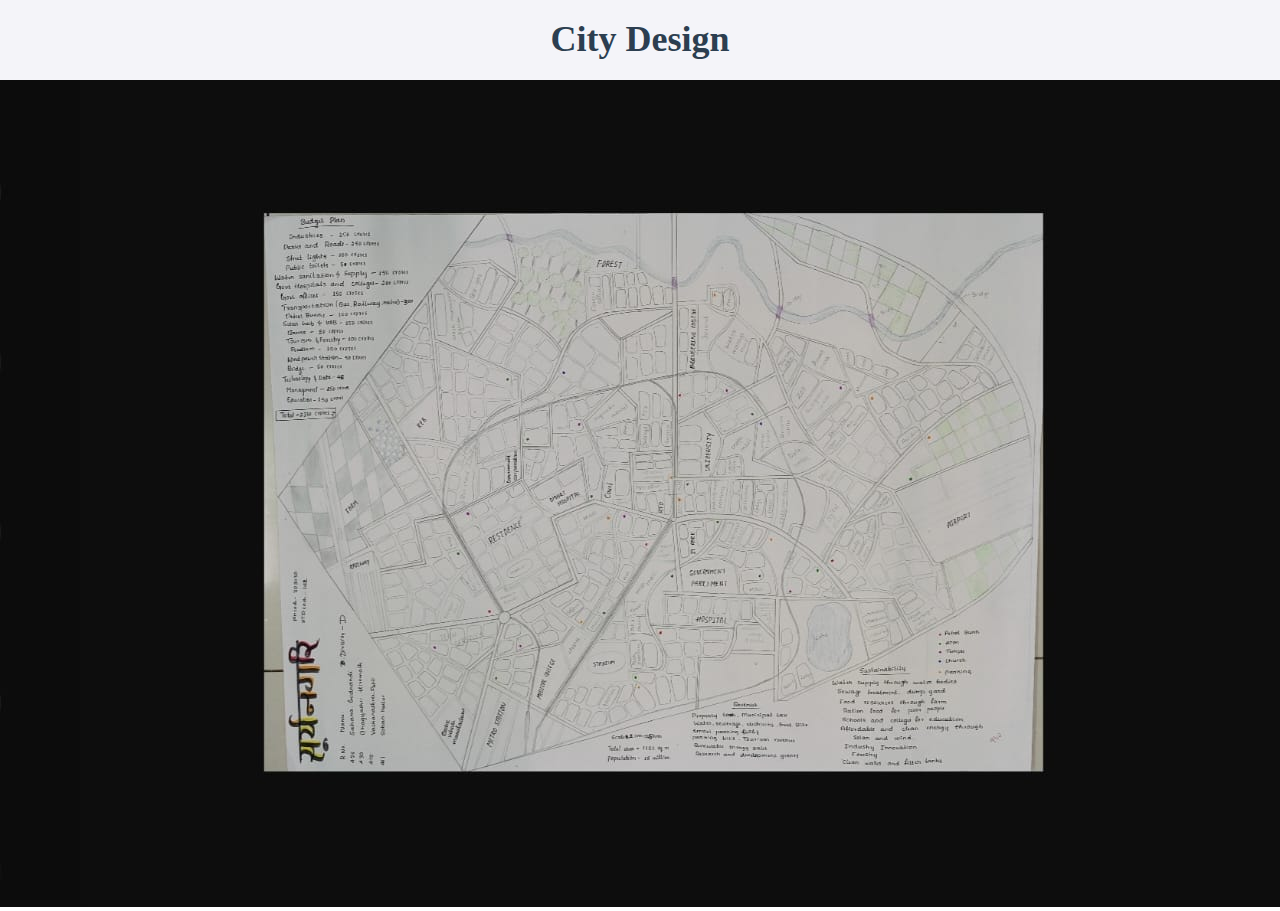
<file: City image.html>
<!DOCTYPE html>
<html lang="en">
<head>
  <meta charset="UTF-8">
  <meta name="viewport" content="width=device-width, initial-scale=1.0">
  <title>SDGs for E-Commerce Logistics Project</title>
  <style>
    /* Reset default margins and padding */
    body, html {
      margin: 0;
      padding: 0;
      height: 100%;
    }

    /* Container to center content */
    .container {
      display: flex;
      justify-content: center;
      align-items: center;
      height: 100vh;  /* Full viewport height */
      background-color: #f4f4f9;
      text-align: center;
    }

    /* Styling for the City Design section */
    .city-design {
      text-align: center;
      margin: 40px;
    }

    .city-design h2 {
      font-size: 36px;
      color: #2c3e50;
      margin-bottom: 20px;
    }

    .city-image {
      width: 80%;
      max-width: 800px;
      height: auto;
      border-radius: 8px;
      box-shadow: 0 4px 6px rgba(0, 0, 0, 0.1);
      animation: fadeIn 1s ease-in-out;
    }

    /* Animation for the image */
    @keyframes fadeIn {
      from {
        opacity: 0;
      }
      to {
        opacity: 1;
      }
    }
  </style>
</head>
<body>

  <div class="container">
    <!-- City Design Section -->
    <div class="city-design">
      <h2>City Design</h2>
        <img src="[data-uri]" />
    </div>
  </div>
 
</style>
</body>
</html>
</file>
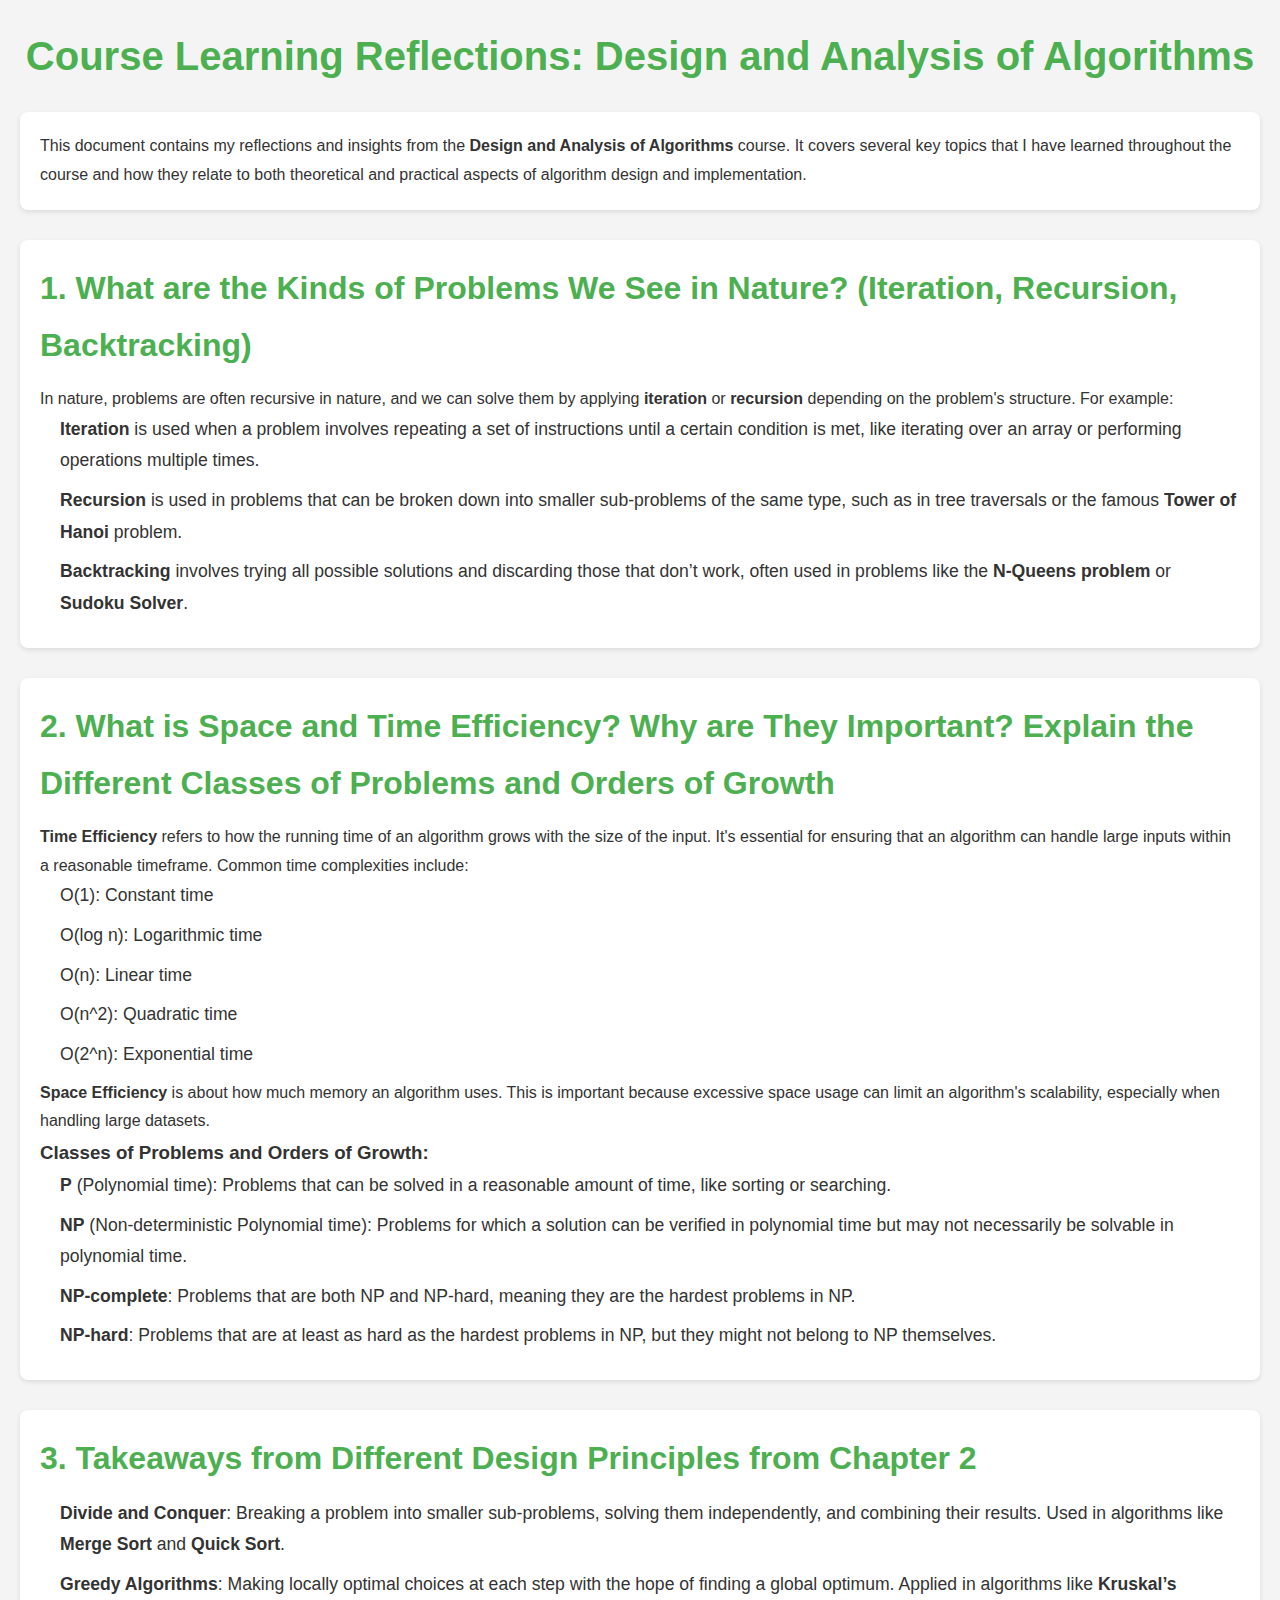
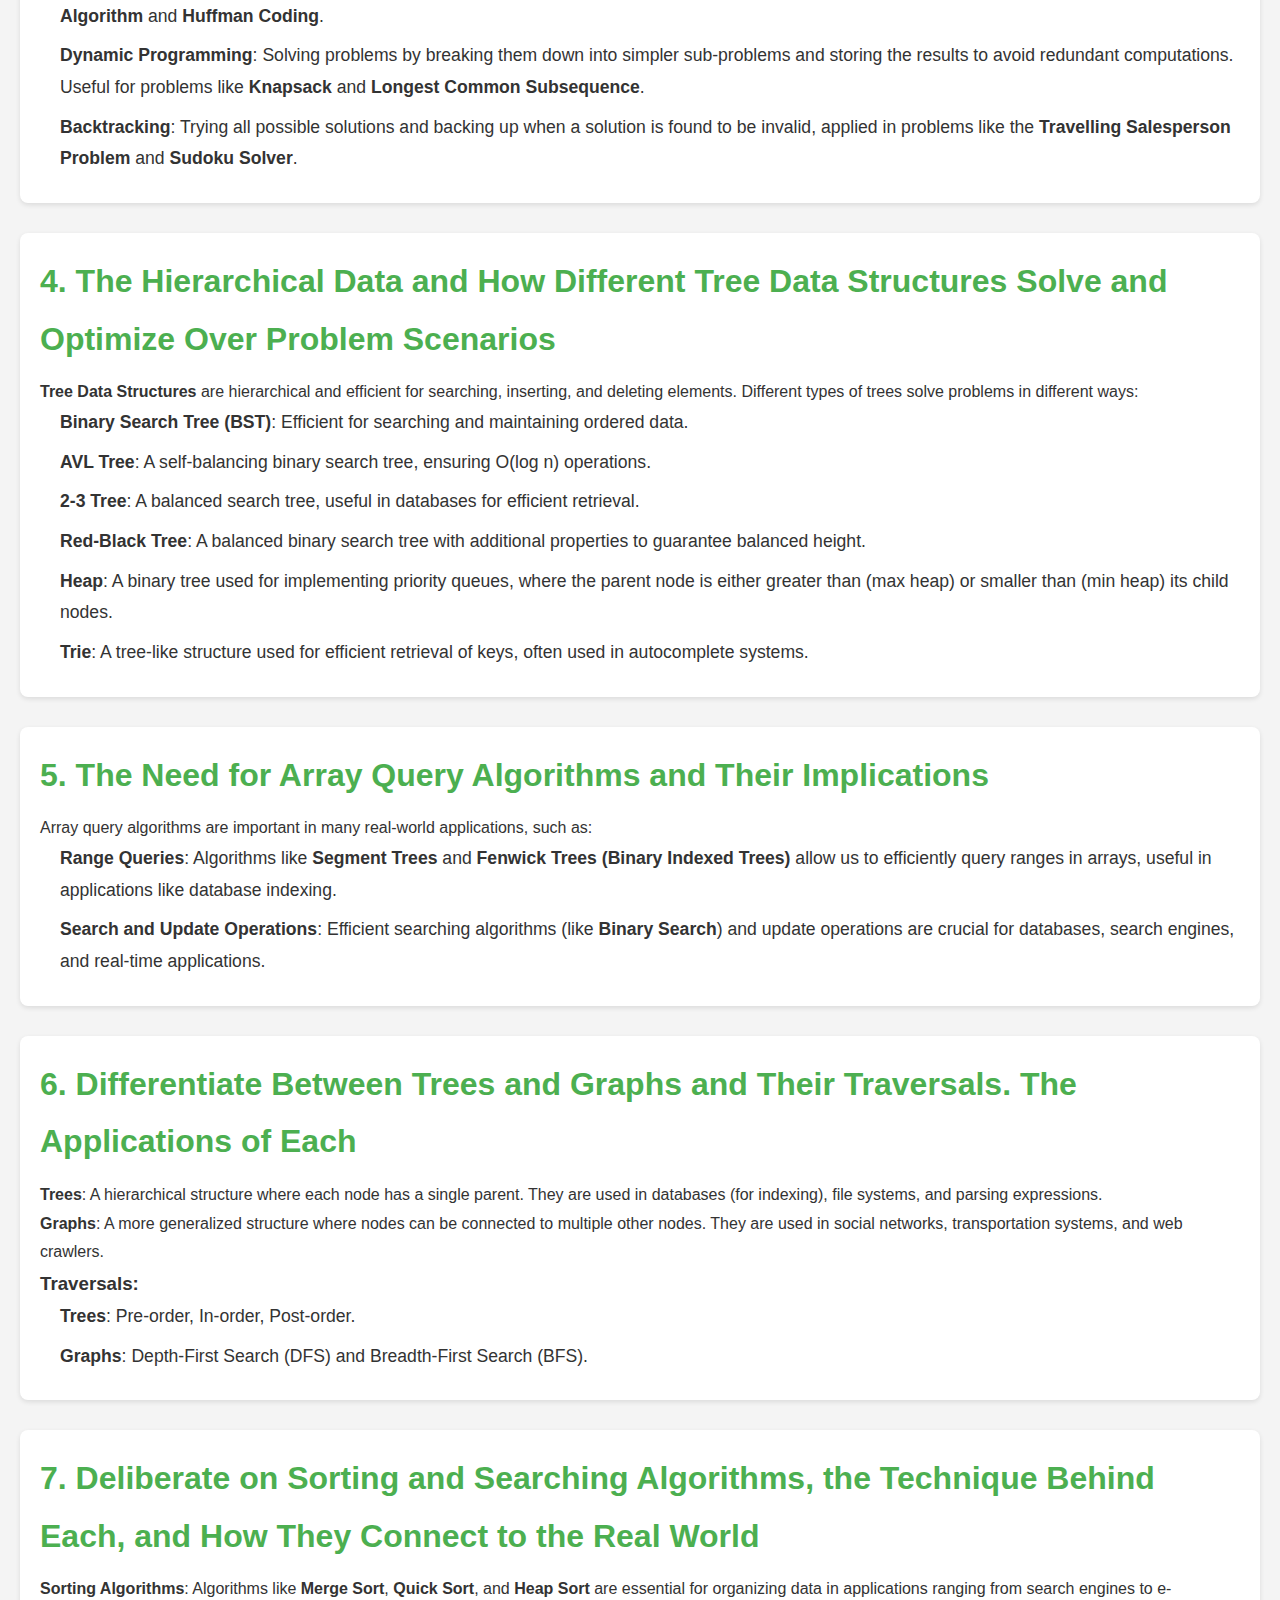
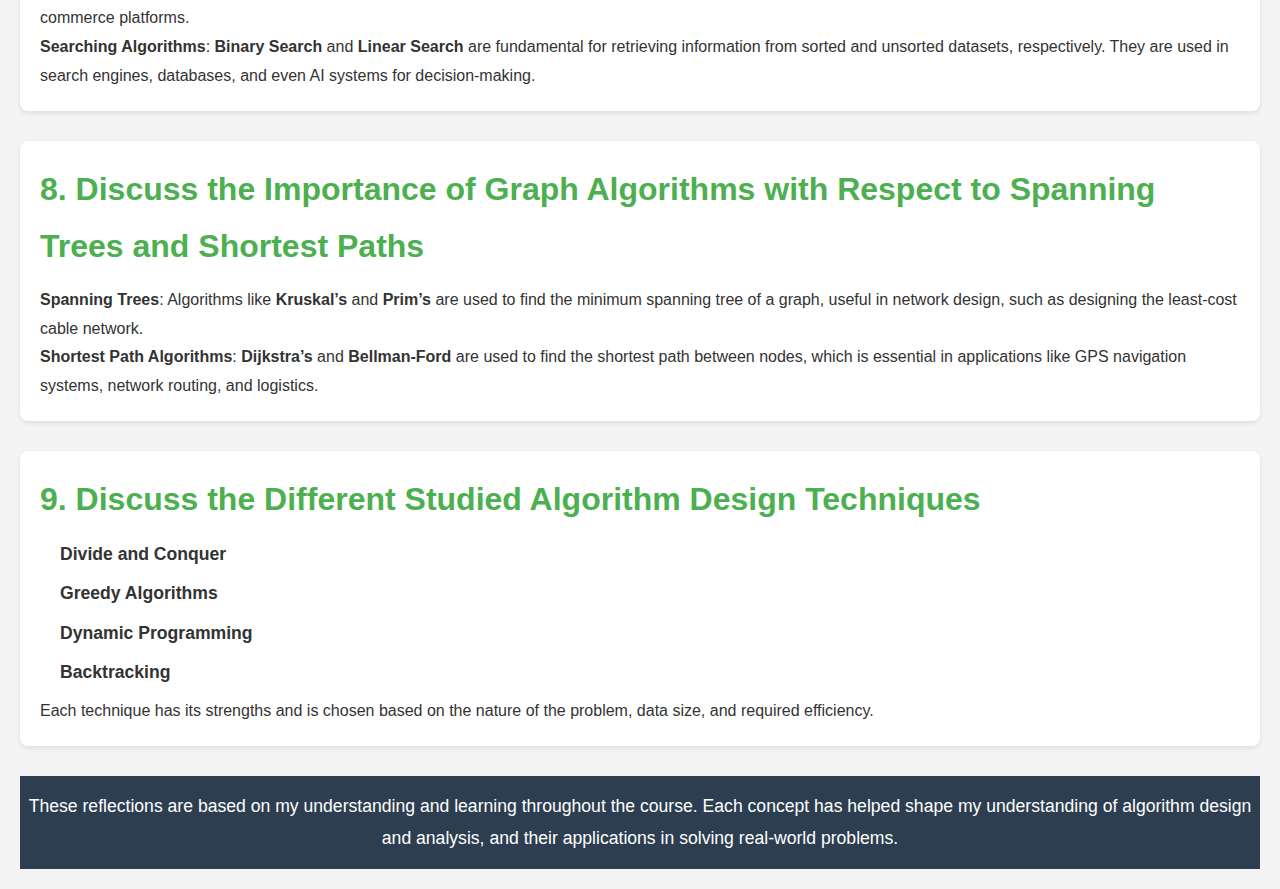
<file: Course project reflections.html>
<!DOCTYPE html>
<html lang="en">
<head>
    <meta charset="UTF-8">
    <meta name="viewport" content="width=device-width, initial-scale=1.0">
    <title>Course Learning Reflections: Design and Analysis of Algorithms</title>
    <link rel="stylesheet" href="styles.css">
</head>
<body>
    <header>
        <h1>Course Learning Reflections: Design and Analysis of Algorithms</h1>
    </header>

    <section class="introduction">
        <p>This document contains my reflections and insights from the <strong>Design and Analysis of Algorithms</strong> course. It covers several key topics that I have learned throughout the course and how they relate to both theoretical and practical aspects of algorithm design and implementation.</p>
    </section>

    <section class="problem-nature">
        <h2>1. What are the Kinds of Problems We See in Nature? (Iteration, Recursion, Backtracking)</h2>
        <p>In nature, problems are often recursive in nature, and we can solve them by applying <strong>iteration</strong> or <strong>recursion</strong> depending on the problem's structure. For example:</p>
        <ul>
            <li><strong>Iteration</strong> is used when a problem involves repeating a set of instructions until a certain condition is met, like iterating over an array or performing operations multiple times.</li>
            <li><strong>Recursion</strong> is used in problems that can be broken down into smaller sub-problems of the same type, such as in tree traversals or the famous <strong>Tower of Hanoi</strong> problem.</li>
            <li><strong>Backtracking</strong> involves trying all possible solutions and discarding those that don’t work, often used in problems like the <strong>N-Queens problem</strong> or <strong>Sudoku Solver</strong>.</li>
        </ul>
    </section>

    <section class="efficiency">
        <h2>2. What is Space and Time Efficiency? Why are They Important? Explain the Different Classes of Problems and Orders of Growth</h2>
        <p><strong>Time Efficiency</strong> refers to how the running time of an algorithm grows with the size of the input. It's essential for ensuring that an algorithm can handle large inputs within a reasonable timeframe. Common time complexities include:</p>
        <ul>
            <li>O(1): Constant time</li>
            <li>O(log n): Logarithmic time</li>
            <li>O(n): Linear time</li>
            <li>O(n^2): Quadratic time</li>
            <li>O(2^n): Exponential time</li>
        </ul>
        <p><strong>Space Efficiency</strong> is about how much memory an algorithm uses. This is important because excessive space usage can limit an algorithm's scalability, especially when handling large datasets.</p>
        
        <h3>Classes of Problems and Orders of Growth:</h3>
        <ul>
            <li><strong>P</strong> (Polynomial time): Problems that can be solved in a reasonable amount of time, like sorting or searching.</li>
            <li><strong>NP</strong> (Non-deterministic Polynomial time): Problems for which a solution can be verified in polynomial time but may not necessarily be solvable in polynomial time.</li>
            <li><strong>NP-complete</strong>: Problems that are both NP and NP-hard, meaning they are the hardest problems in NP.</li>
            <li><strong>NP-hard</strong>: Problems that are at least as hard as the hardest problems in NP, but they might not belong to NP themselves.</li>
        </ul>
    </section>

    <section class="design-principles">
        <h2>3. Takeaways from Different Design Principles from Chapter 2</h2>
        <ul>
            <li><strong>Divide and Conquer</strong>: Breaking a problem into smaller sub-problems, solving them independently, and combining their results. Used in algorithms like <strong>Merge Sort</strong> and <strong>Quick Sort</strong>.</li>
            <li><strong>Greedy Algorithms</strong>: Making locally optimal choices at each step with the hope of finding a global optimum. Applied in algorithms like <strong>Kruskal’s Algorithm</strong> and <strong>Huffman Coding</strong>.</li>
            <li><strong>Dynamic Programming</strong>: Solving problems by breaking them down into simpler sub-problems and storing the results to avoid redundant computations. Useful for problems like <strong>Knapsack</strong> and <strong>Longest Common Subsequence</strong>.</li>
            <li><strong>Backtracking</strong>: Trying all possible solutions and backing up when a solution is found to be invalid, applied in problems like the <strong>Travelling Salesperson Problem</strong> and <strong>Sudoku Solver</strong>.</li>
        </ul>
    </section>

    <section class="tree-structures">
        <h2>4. The Hierarchical Data and How Different Tree Data Structures Solve and Optimize Over Problem Scenarios</h2>
        <p><strong>Tree Data Structures</strong> are hierarchical and efficient for searching, inserting, and deleting elements. Different types of trees solve problems in different ways:</p>
        <ul>
            <li><strong>Binary Search Tree (BST)</strong>: Efficient for searching and maintaining ordered data.</li>
            <li><strong>AVL Tree</strong>: A self-balancing binary search tree, ensuring O(log n) operations.</li>
            <li><strong>2-3 Tree</strong>: A balanced search tree, useful in databases for efficient retrieval.</li>
            <li><strong>Red-Black Tree</strong>: A balanced binary search tree with additional properties to guarantee balanced height.</li>
            <li><strong>Heap</strong>: A binary tree used for implementing priority queues, where the parent node is either greater than (max heap) or smaller than (min heap) its child nodes.</li>
            <li><strong>Trie</strong>: A tree-like structure used for efficient retrieval of keys, often used in autocomplete systems.</li>
        </ul>
    </section>

    <section class="array-query">
        <h2>5. The Need for Array Query Algorithms and Their Implications</h2>
        <p>Array query algorithms are important in many real-world applications, such as:</p>
        <ul>
            <li><strong>Range Queries</strong>: Algorithms like <strong>Segment Trees</strong> and <strong>Fenwick Trees (Binary Indexed Trees)</strong> allow us to efficiently query ranges in arrays, useful in applications like database indexing.</li>
            <li><strong>Search and Update Operations</strong>: Efficient searching algorithms (like <strong>Binary Search</strong>) and update operations are crucial for databases, search engines, and real-time applications.</li>
        </ul>
    </section>

    <section class="trees-vs-graphs">
        <h2>6. Differentiate Between Trees and Graphs and Their Traversals. The Applications of Each</h2>
        <p><strong>Trees</strong>: A hierarchical structure where each node has a single parent. They are used in databases (for indexing), file systems, and parsing expressions.</p>
        <p><strong>Graphs</strong>: A more generalized structure where nodes can be connected to multiple other nodes. They are used in social networks, transportation systems, and web crawlers.</p>
        <h3>Traversals:</h3>
        <ul>
            <li><strong>Trees</strong>: Pre-order, In-order, Post-order.</li>
            <li><strong>Graphs</strong>: Depth-First Search (DFS) and Breadth-First Search (BFS).</li>
        </ul>
    </section>

    <section class="sorting-searching">
        <h2>7. Deliberate on Sorting and Searching Algorithms, the Technique Behind Each, and How They Connect to the Real World</h2>
        <p><strong>Sorting Algorithms</strong>: Algorithms like <strong>Merge Sort</strong>, <strong>Quick Sort</strong>, and <strong>Heap Sort</strong> are essential for organizing data in applications ranging from search engines to e-commerce platforms.</p>
        <p><strong>Searching Algorithms</strong>: <strong>Binary Search</strong> and <strong>Linear Search</strong> are fundamental for retrieving information from sorted and unsorted datasets, respectively. They are used in search engines, databases, and even AI systems for decision-making.</p>
    </section>

    <section class="graph-algorithms">
        <h2>8. Discuss the Importance of Graph Algorithms with Respect to Spanning Trees and Shortest Paths</h2>
        <p><strong>Spanning Trees</strong>: Algorithms like <strong>Kruskal’s</strong> and <strong>Prim’s</strong> are used to find the minimum spanning tree of a graph, useful in network design, such as designing the least-cost cable network.</p>
        <p><strong>Shortest Path Algorithms</strong>: <strong>Dijkstra’s</strong> and <strong>Bellman-Ford</strong> are used to find the shortest path between nodes, which is essential in applications like GPS navigation systems, network routing, and logistics.</p>
    </section>

    <section class="design-techniques">
        <h2>9. Discuss the Different Studied Algorithm Design Techniques</h2>
        <ul>
            <li><strong>Divide and Conquer</strong></li>
            <li><strong>Greedy Algorithms</strong></li>
            <li><strong>Dynamic Programming</strong></li>
            <li><strong>Backtracking</strong></li>
        </ul>
        <p>Each technique has its strengths and is chosen based on the nature of the problem, data size, and required efficiency.</p>
    </section>

    <footer>
        <p>These reflections are based on my understanding and learning throughout the course. Each concept has helped shape my understanding of algorithm design and analysis, and their applications in solving real-world problems.</p>
    </footer>
</body>
</html>
</file>
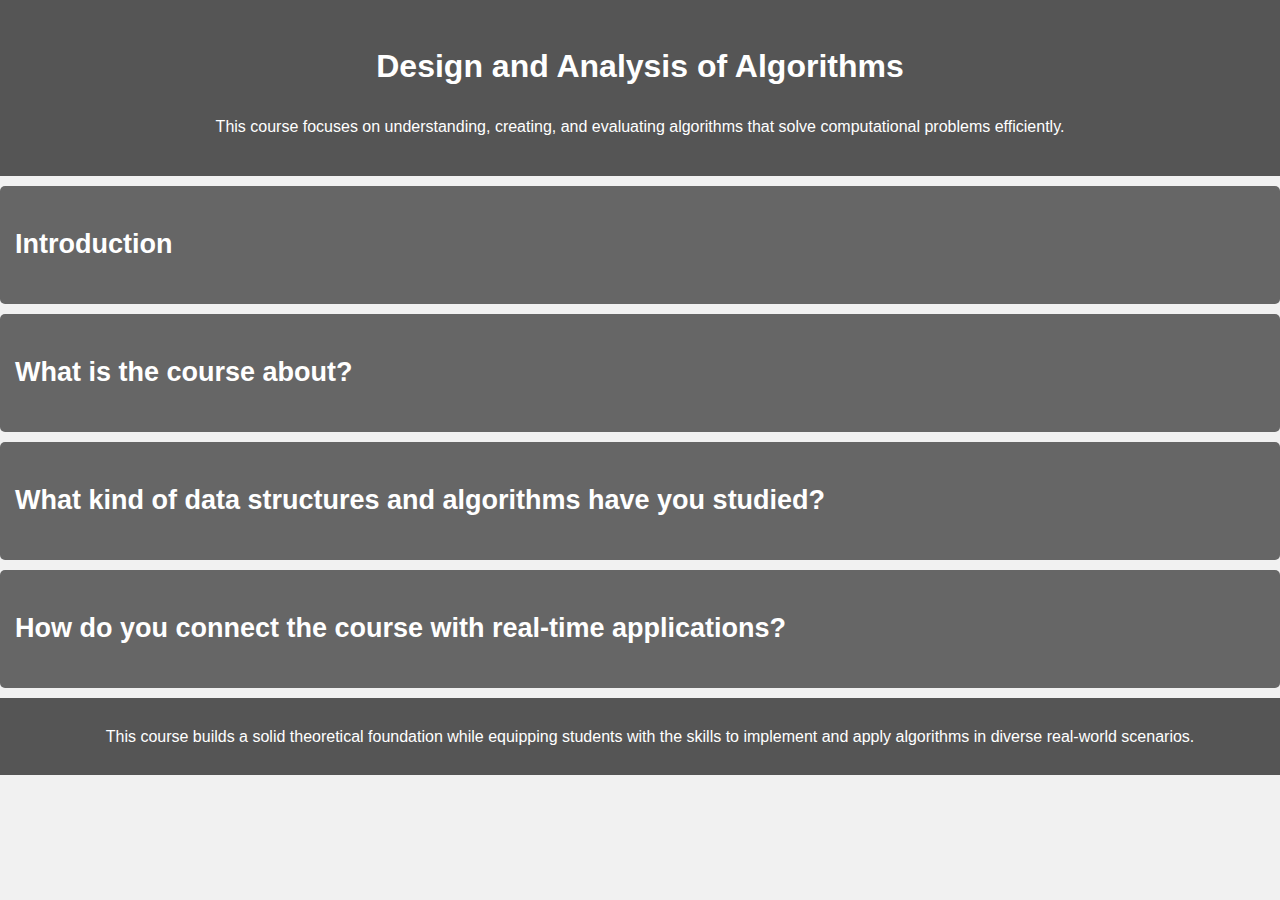
<file: Introduction to the Course.html>
<!DOCTYPE html>
<html lang="en">
<head>
    <meta charset="UTF-8">
    <meta name="viewport" content="width=device-width, initial-scale=1.0">
    <title>Design and Analysis of Algorithms - Course Overview</title>
    <style>
        body {
            font-family: Arial, sans-serif;
            line-height: 1.6;
            margin: 0;
            padding: 0;
            background-color: #f1f1f1;
            color: #333;
        }

        header {
            background: #555;
            color: #fff;
            text-align: center;
            padding: 20px;
        }

        /* Style for clickable blocks */
        .block {
            background-color: #666;
            color: #fff;
            padding: 15px;
            margin: 10px 0;
            border-radius: 5px;
            cursor: pointer;
            font-size: 18px;
            transition: background-color 0.3s ease;
        }

        .block:hover {
            background-color: #777;
        }

        .content {
            display: none;
            padding: 15px;
            background-color: #dcdcdc;
            margin-top: 10px;
            border-left: 5px solid #555;
            animation: slide-in 0.5s ease-out;
        }

        /* Slide-in animation */
        @keyframes slide-in {
            0% {
                opacity: 0;
                transform: translateX(-20px);
            }
            100% {
                opacity: 1;
                transform: translateX(0);
            }
        }

        h1, h2, p {
            animation: pop-up 0.6s ease-out;
        }

        /* Pop-up effect for heading */
        @keyframes pop-up {
            0% {
                opacity: 0;
                transform: translateY(20px);
            }
            100% {
                opacity: 1;
                transform: translateY(0);
            }
        }

        footer {
            background: #555;
            color: white;
            text-align: center;
            padding: 10px;
            position: relative;
            bottom: 0;
            width: 100%;
        }
    </style>
</head>
<body>
    <header>
        <h1>Design and Analysis of Algorithms</h1>
        <p>This course focuses on understanding, creating, and evaluating algorithms that solve computational problems efficiently.</p>
    </header>

    <section class="course-introduction">
        <div class="block" onclick="toggleContent('intro-content')">
            <h2>Introduction</h2>
        </div>
        <div id="intro-content" class="content">
            <p>The course <strong>Design and Analysis of Algorithms</strong> emphasizes the principles of designing efficient algorithms, analyzing their complexity, and selecting the appropriate data structures to optimize performance. Algorithms are fundamental to computer science and are essential in software development, enabling data processing in various applications.</p>
        </div>
    </section>

    <section class="course-content">
        <div class="block" onclick="toggleContent('course-content')">
            <h2>What is the course about?</h2>
        </div>
        <div id="course-content" class="content">
            <ul>
                <li><strong>Algorithm Design Techniques:</strong> Exploring methodologies like divide-and-conquer, dynamic programming, greedy algorithms, backtracking, and branch-and-bound to solve complex problems.</li>
                <li><strong>Algorithm Analysis:</strong> Measuring time and space complexity, understanding Big-O, Omega, and Theta notations, and evaluating algorithmic efficiency to optimize solutions.</li>
                <li><strong>Optimization Problems:</strong> Tackling NP-completeness and heuristic approaches for problems that lack polynomial-time solutions.</li>
                <li><strong>Applications and Implementation:</strong> Applying algorithms to real-world problems such as sorting, searching, graph traversal, and network optimization.</li>
            </ul>
        </div>
    </section>

    <section class="data-structures-algorithms">
        <div class="block" onclick="toggleContent('ds-algorithms')">
            <h2>What kind of data structures and algorithms have you studied?</h2>
        </div>
        <div id="ds-algorithms" class="content">
            <h3>Data Structures</h3>
            <ul>
                <li><strong>Linear Data Structures:</strong> Arrays, linked lists, stacks, and queues.</li>
                <li><strong>Hierarchical Data Structures:</strong> Binary trees, binary search trees, AVL trees, 2-3 trees, Red-Black trees, heaps, and tries.</li>
                <li><strong>Graph Data Structures:</strong> Adjacency lists, adjacency matrices, and edge lists.</li>
                <li><strong>Hashing and Hash Tables:</strong> Efficient key-value storage and retrieval.</li>
                <li><strong>Specialized Data Structures:</strong> Union-find (disjoint-set), segment trees, and Fenwick trees.</li>
            </ul>

            <h3>Algorithms</h3>
            <ul>
                <li><strong>Sorting Algorithms:</strong> Bubble sort, selection sort, insertion sort, Merge sort, quicksort, heap sort.</li>
                <li><strong>Searching Algorithms:</strong> Binary search, depth-first search (DFS), breadth-first search (BFS).</li>
                <li><strong>Graph Algorithms:</strong> Dijkstra’s algorithm, Kruskal’s algorithm, Prim’s algorithm, Floyd-Warshall, Bellman-Ford algorithm.</li>
                <li><strong>String Matching Algorithms:</strong> Knuth-Morris-Pratt (KMP), Rabin-Karp, brute force string matching, Boyer-Moore string matching.</li>
                <li><strong>Dynamic Programming Techniques:</strong> Solving problems like the knapsack problem, longest common subsequence (LCS), and Travelling Salesperson Problem (TSP).</li>
                <li><strong>Special Algorithms:</strong> Strassen’s Matrix Multiplication, Fake Coin Problem, Huffman Coding.</li>
            </ul>
        </div>
    </section>

    <section class="real-world-applications">
        <div class="block" onclick="toggleContent('real-world')">
            <h2>How do you connect the course with real-time applications?</h2>
        </div>
        <div id="real-world" class="content">
            <p>Algorithms are the backbone of modern technology, and their applications span almost every industry. Some real-world connections include:</p>
            <ul>
                <li><strong>E-commerce:</strong> Sorting and searching algorithms power recommendation systems, price comparisons, and inventory management.</li>
                <li><strong>Social Networks:</strong> Graph algorithms enable friend suggestions, community detection, and shortest path recommendations.</li>
                <li><strong>Healthcare:</strong> Dynamic programming and optimization algorithms help in genome sequencing and scheduling surgeries.</li>
                <li><strong>Navigation and Logistics:</strong> Shortest path algorithms like Dijkstra's are fundamental in GPS systems and route planning for deliveries.</li>
                <li><strong>Cybersecurity:</strong> Hashing and cryptographic algorithms secure sensitive data.</li>
                <li><strong>Machine Learning:</strong> Algorithms like gradient descent optimize learning models.</li>
                <li><strong>Gaming:</strong> Backtracking and heuristic algorithms solve puzzles and generate intelligent moves in AI-driven games.</li>
            </ul>
        </div>
    </section>

    <footer>
        <p>This course builds a solid theoretical foundation while equipping students with the skills to implement and apply algorithms in diverse real-world scenarios.</p>
    </footer>

    <script>
        function toggleContent(id) {
            const content = document.getElementById(id);
            if (content.style.display === "block") {
                content.style.display = "none";
            } else {
                content.style.display = "block";
            }
        }
    </script>
</body>
</html>
</file>
<file: styles.css>
/* Basic reset */
* {
    margin: 0;
    padding: 0;
    box-sizing: border-box;
}

/* Body styling */
body {
    font-family: Arial, sans-serif;
    line-height: 1.8;
    background-color: #f4f4f4;
    color: #333;
    padding: 20px;
}

/* Header styling */
header {
    text-align: center;
    margin-bottom: 20px;
}

header h1 {
    font-size: 2.5em;
    color: #4CAF50;
}

header p {
    font-size: 1.2em;
    color: #555;
}

/* Section styling */
section {
    margin-bottom: 30px;
    padding: 20px;
    background-color: #ffffff;
    border-radius: 8px;
    box-shadow: 0 2px 5px rgba(0, 0, 0, 0.1);
}

/* Section headers */
section h2 {
    font-size: 2em;
    color: #4CAF50;
    margin-bottom: 10px;
}

/* About me and other sections */
ul {
    list-style-type: none;
    margin-left: 20px;
}

ul li {
    font-size: 1.1em;
    margin-bottom: 8px;
}

/* Contact links */
a {
    text-decoration: none;
    color: #007BFF;
    transition: color 0.3s ease;
}

a:hover {
    text-decoration: underline;
    color: #0056b3;
}

/* Footer styling */
footer {
    text-align: center;
    font-size: 1.1em;
    color: #555;
    margin-top: 20px;
    background-color: #2c3e50;
    color: white;
    padding: 15px 0;
}
</file>
